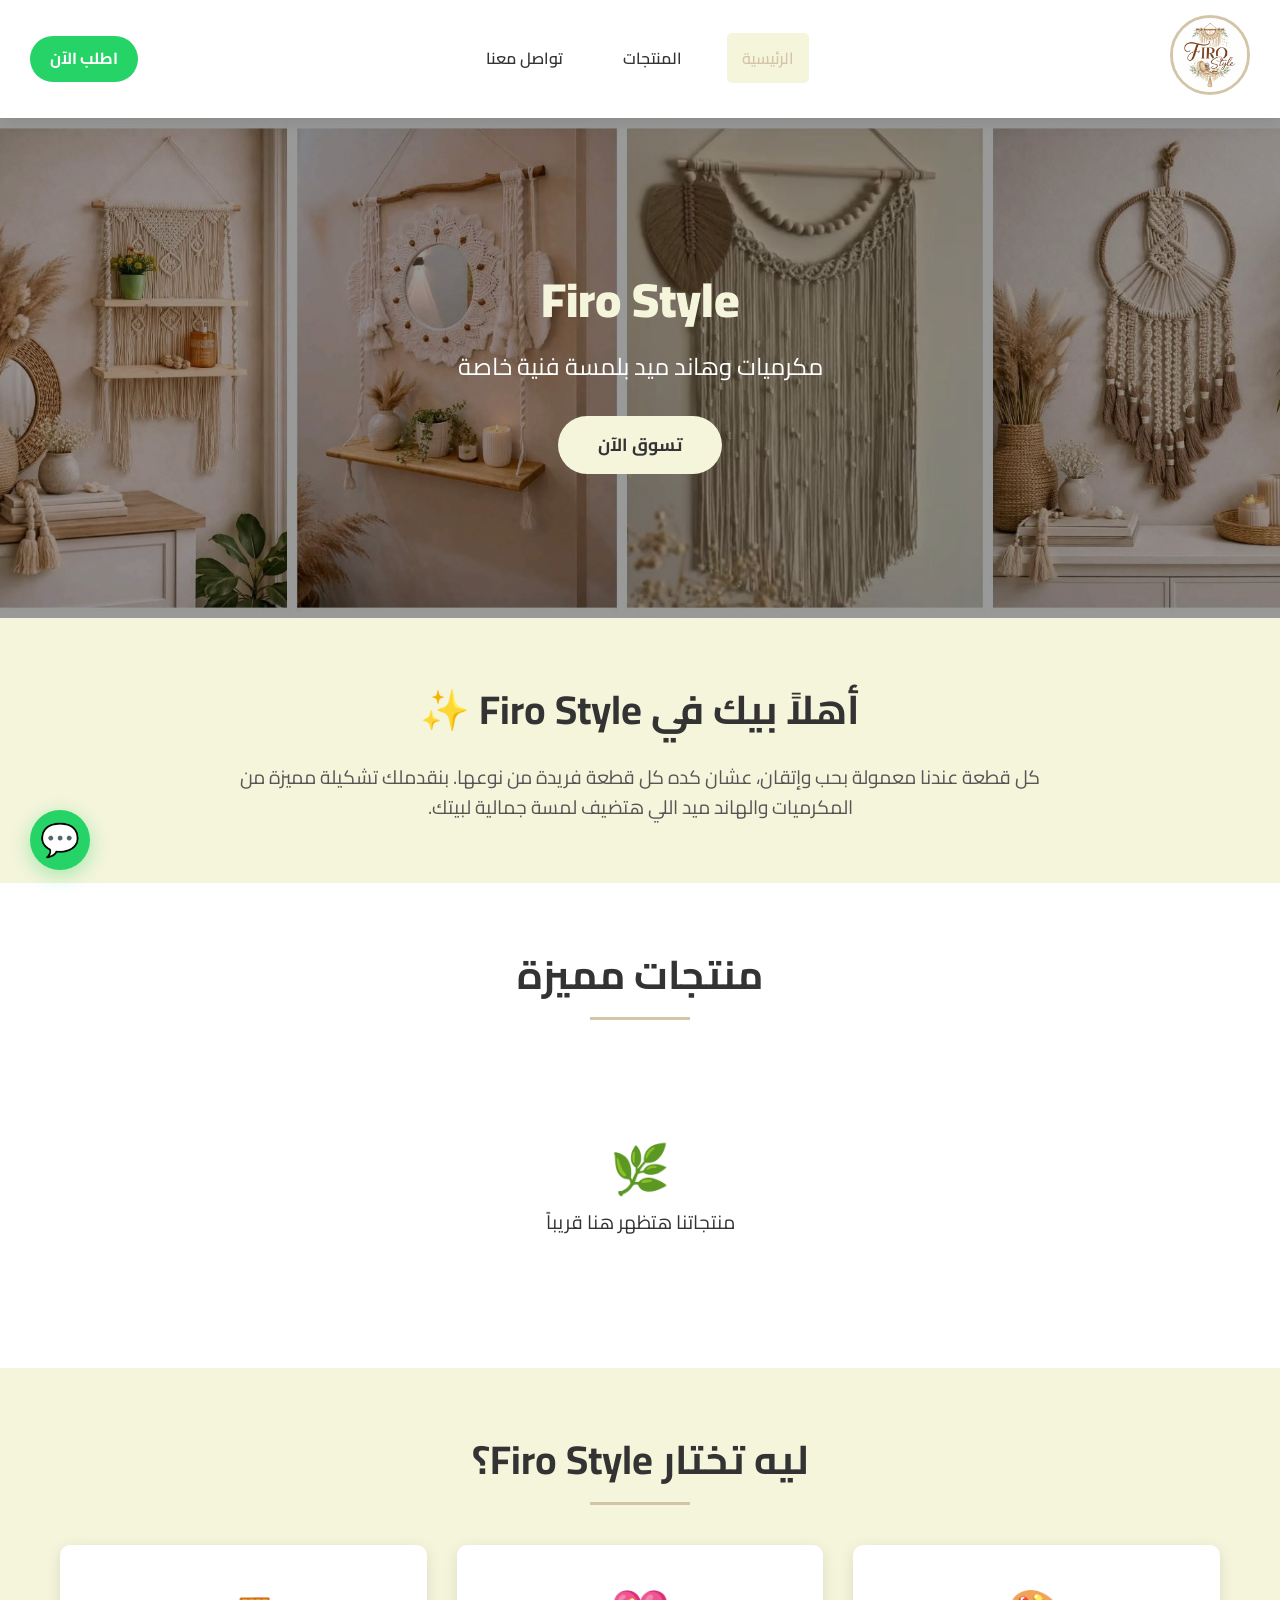
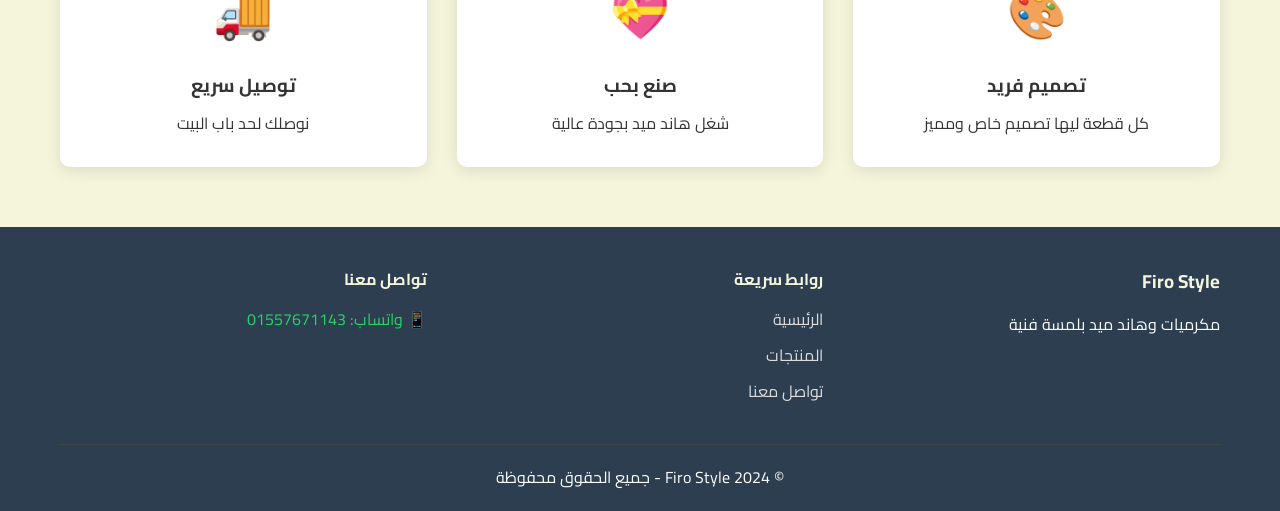
<file: index.html>
<!DOCTYPE html>
<html lang="ar" dir="rtl">
<head>
    <meta charset="UTF-8">
    <meta name="viewport" content="width=device-width, initial-scale=1.0">
    <title>Firo Style | فيرو ستايل - مكرميات وهاند ميد</title>
    
    <!-- ربط ملفات CSS -->
    <link rel="stylesheet" href="css/style.css">
    <link rel="stylesheet" href="css/responsive.css">
    
    <!-- خط عربي جميل -->
    <link href="https://fonts.googleapis.com/css2?family=Cairo:wght@400;600;700;900&display=swap" rel="stylesheet">
</head>
<body>
    
    <!-- ========== الهيدر ========== -->
    <header class="header">
        <nav class="navbar">
            <!-- اللوجو شمال -->
            <div class="logo-container">
                <img src="images/logo/logo.jpg" alt="Firo Style Logo" class="logo">
            </div>
            
            <!-- روابط القائمة -->
            <ul class="nav-menu">
                <li><a href="index.html" class="active">الرئيسية</a></li>
                <li><a href="products.html">المنتجات</a></li>
                <li><a href="contact.html">تواصل معنا</a></li>
            </ul>
            
            <!-- زر الواتساب -->
            <a href="https://wa.me/201557671143" class="whatsapp-header" target="_blank">
                <span>اطلب الآن</span>
            </a>
        </nav>
    </header>
    
    <!-- ========== البانر الرئيسي ========== -->
    <section class="hero-section">
        <img src="images/banners/banner.jpg" alt="Firo Style Banner" class="hero-banner">
        <div class="hero-overlay">
            <h1>Firo Style</h1>
            <p>مكرميات وهاند ميد بلمسة فنية خاصة</p>
            <a href="products.html" class="btn-primary">تسوق الآن</a>
        </div>
    </section>
    
    <!-- ========== قسم الترحيب ========== -->
    <section class="welcome-section">
        <div class="container">
            <h2>أهلاً بيك في Firo Style ✨</h2>
            <p>
                كل قطعة عندنا معمولة بحب وإتقان، عشان كده كل قطعة فريدة من نوعها.
                بنقدملك تشكيلة مميزة من المكرميات والهاند ميد اللي هتضيف لمسة جمالية لبيتك.
            </p>
        </div>
    </section>
    
    <!-- ========== قسم المنتجات المميزة ========== -->
    <section class="featured-products">
        <div class="container">
            <h2 class="section-title">منتجات مميزة</h2>
            <div class="products-grid" id="featuredProducts">
                <!-- المنتجات هتظهر هنا تلقائياً -->
            </div>
        </div>
    </section>
    
    <!-- ========== قسم لماذا نحن ========== -->
    <section class="why-us">
        <div class="container">
            <h2 class="section-title">ليه تختار Firo Style؟</h2>
            <div class="features-grid">
                <div class="feature-card">
                    <span class="feature-icon">🎨</span>
                    <h3>تصميم فريد</h3>
                    <p>كل قطعة ليها تصميم خاص ومميز</p>
                </div>
                <div class="feature-card">
                    <span class="feature-icon">💝</span>
                    <h3>صنع بحب</h3>
                    <p>شغل هاند ميد بجودة عالية</p>
                </div>
                <div class="feature-card">
                    <span class="feature-icon">🚚</span>
                    <h3>توصيل سريع</h3>
                    <p>نوصلك لحد باب البيت</p>
                </div>
            </div>
        </div>
    </section>
    
    <!-- ========== الفوتر ========== -->
    <footer class="footer">
        <div class="container">
            <div class="footer-content">
                <div class="footer-info">
                    <h3>Firo Style</h3>
                    <p>مكرميات وهاند ميد بلمسة فنية</p>
                </div>
                <div class="footer-links">
                    <h4>روابط سريعة</h4>
                    <ul>
                        <li><a href="index.html">الرئيسية</a></li>
                        <li><a href="products.html">المنتجات</a></li>
                        <li><a href="contact.html">تواصل معنا</a></li>
                    </ul>
                </div>
                <div class="footer-contact">
                    <h4>تواصل معنا</h4>
                    <a href="https://wa.me/201557671143" class="whatsapp-link" target="_blank">
                        <span>📱 واتساب: 01557671143</span>
                    </a>
                </div>
            </div>
            <div class="footer-bottom">
                <p>© 2024 Firo Style - جميع الحقوق محفوظة</p>
            </div>
        </div>
    </footer>
    
    <!-- زر واتساب عائم -->
    <a href="https://wa.me/201557671143" class="floating-whatsapp" target="_blank">
        <span>💬</span>
    </a>
    
    <!-- ربط ملفات JavaScript -->
    <script src="js/config.js"></script>
    <script src="js/storage.js"></script>
    <script src="js/main.js"></script>
</body>
</html>
</file>
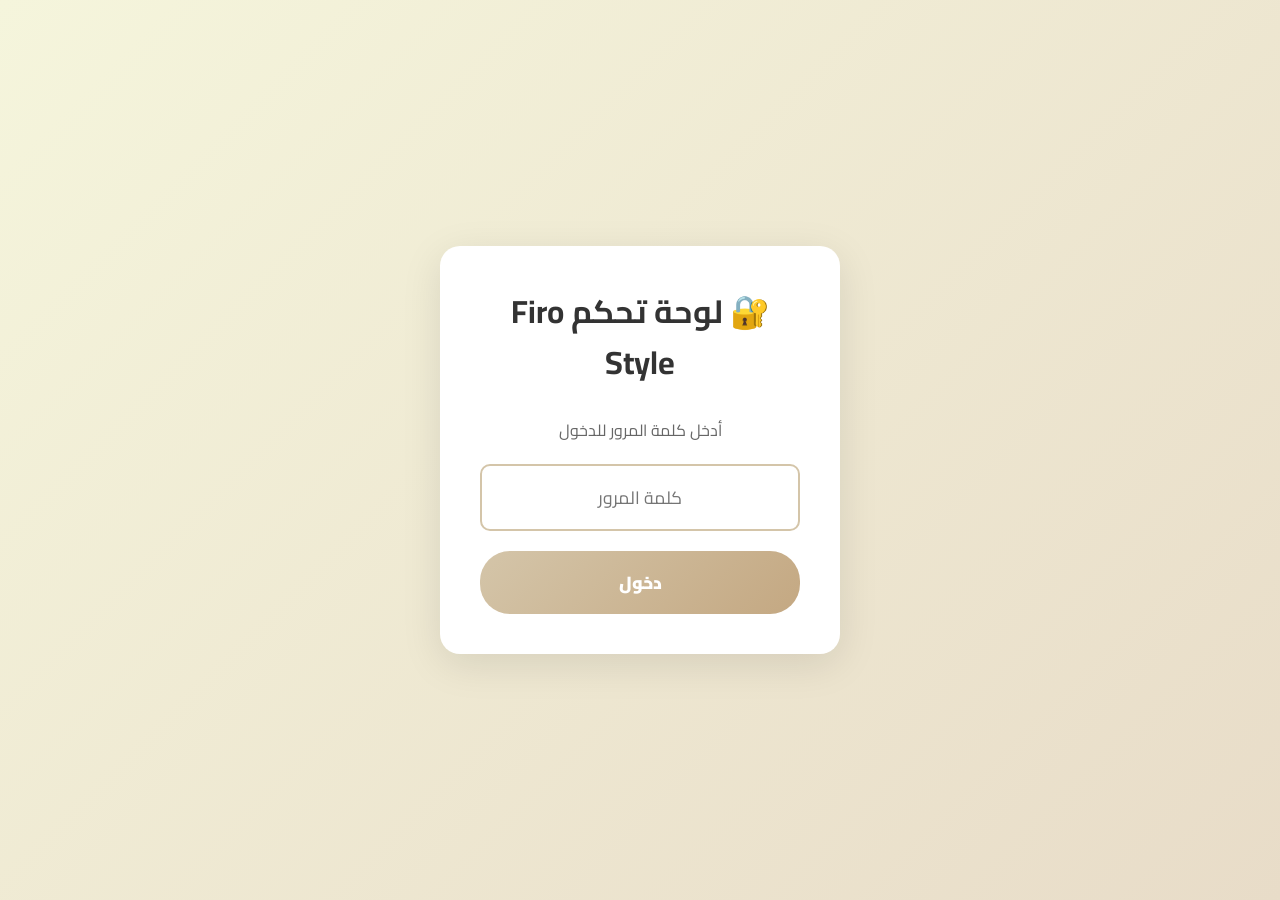
<file: admin.html>
<!DOCTYPE html>
<html lang="ar" dir="rtl">
<head>
    <meta charset="UTF-8">
    <meta name="viewport" content="width=device-width, initial-scale=1.0">
    <title>لوحة التحكم | Firo Style Admin</title>
    
    <link rel="stylesheet" href="css/style.css">
    <link href="https://fonts.googleapis.com/css2?family=Cairo:wght@400;600;700;900&display=swap" rel="stylesheet">
    
    <style>
        /* ========== تنسيقات صفحة الأدمن ========== */
        * {
            margin: 0;
            padding: 0;
            box-sizing: border-box;
        }
        
        body {
            font-family: 'Cairo', sans-serif;
            background: linear-gradient(135deg, #F5F5DC 0%, #E8DCC8 100%);
            min-height: 100vh;
            display: flex;
            justify-content: center;
            align-items: center;
            padding: 20px;
        }
        
        /* شاشة تسجيل الدخول */
        .login-screen {
            background: white;
            padding: 40px;
            border-radius: 20px;
            box-shadow: 0 10px 40px rgba(0,0,0,0.1);
            text-align: center;
            max-width: 400px;
            width: 100%;
        }
        
        .login-screen h1 {
            margin-bottom: 30px;
            color: #333;
        }
        
        .login-screen input {
            width: 100%;
            padding: 15px;
            margin-bottom: 20px;
            border: 2px solid #D4C5A9;
            border-radius: 10px;
            font-family: 'Cairo', sans-serif;
            font-size: 1.1em;
            text-align: center;
            outline: none;
        }
        
        .login-screen input:focus {
            border-color: #c4a882;
            box-shadow: 0 0 15px rgba(212, 197, 169, 0.3);
        }
        
        /* لوحة التحكم */
        .admin-panel {
            display: none;
            background: white;
            border-radius: 20px;
            box-shadow: 0 10px 40px rgba(0,0,0,0.1);
            max-width: 1200px;
            width: 100%;
            padding: 30px;
        }
        
        .admin-header {
            display: flex;
            justify-content: space-between;
            align-items: center;
            margin-bottom: 30px;
            padding-bottom: 20px;
            border-bottom: 2px solid #F5F5DC;
        }
        
        .admin-header h1 {
            color: #333;
        }
        
        .logout-btn {
            background: #ff6b6b;
            color: white;
            border: none;
            padding: 10px 20px;
            border-radius: 10px;
            cursor: pointer;
            font-family: 'Cairo', sans-serif;
            font-weight: 700;
            transition: all 0.3s;
        }
        
        .logout-btn:hover {
            background: #ff5252;
            transform: translateY(-2px);
        }
        
        /* نموذج النشر */
        .publish-form {
            background: #F9F9F9;
            padding: 25px;
            border-radius: 15px;
            margin-bottom: 30px;
            border: 2px solid #F5F5DC;
        }
        
        .publish-form h2 {
            margin-bottom: 20px;
            color: #333;
        }
        
        .form-group {
            margin-bottom: 20px;
        }
        
        .form-group label {
            display: block;
            margin-bottom: 10px;
            font-weight: 700;
            color: #555;
        }
        
        .form-group input,
        .form-group textarea,
        .form-group select {
            width: 100%;
            padding: 12px 15px;
            border: 2px solid #D4C5A9;
            border-radius: 10px;
            font-family: 'Cairo', sans-serif;
            font-size: 1em;
            outline: none;
            transition: all 0.3s;
        }
        
        .form-group input:focus,
        .form-group textarea:focus,
        .form-group select:focus {
            border-color: #c4a882;
            box-shadow: 0 0 15px rgba(212, 197, 169, 0.3);
        }
        
        .form-group textarea {
            min-height: 100px;
            resize: vertical;
        }
        
        /* رفع الصور */
        .image-upload {
            border: 3px dashed #D4C5A9;
            padding: 30px;
            text-align: center;
            border-radius: 10px;
            cursor: pointer;
            transition: all 0.3s;
            position: relative;
        }
        
        .image-upload:hover {
            border-color: #c4a882;
            background: #FDFDFD;
        }
        
        .image-upload input[type="file"] {
            position: absolute;
            top: 0;
            left: 0;
            width: 100%;
            height: 100%;
            opacity: 0;
            cursor: pointer;
        }
        
        .image-preview {
            max-width: 100%;
            max-height: 300px;
            margin-top: 20px;
            border-radius: 10px;
            display: none;
        }
        
        /* زر النشر */
        .publish-btn {
            background: linear-gradient(135deg, #D4C5A9 0%, #c4a882 100%);
            color: white;
            border: none;
            padding: 15px 40px;
            border-radius: 30px;
            cursor: pointer;
            font-family: 'Cairo', sans-serif;
            font-weight: 900;
            font-size: 1.1em;
            transition: all 0.3s;
            width: 100%;
        }
        
        .publish-btn:hover {
            transform: translateY(-3px);
            box-shadow: 0 10px 25px rgba(212, 197, 169, 0.4);
        }
        
        /* قائمة المنتجات المنشورة */
        .published-products {
            margin-top: 30px;
        }
        
        .published-products h2 {
            margin-bottom: 20px;
            color: #333;
        }
        
        .admin-product-list {
            display: grid;
            grid-template-columns: repeat(auto-fill, minmax(300px, 1fr));
            gap: 20px;
        }
        
        .admin-product-card {
            background: white;
            border: 1px solid #E0E0E0;
            border-radius: 10px;
            overflow: hidden;
            transition: all 0.3s;
            position: relative;
        }
        
        .admin-product-card:hover {
            box-shadow: 0 5px 20px rgba(0,0,0,0.1);
            transform: translateY(-5px);
        }
        
        .admin-product-card img {
            width: 100%;
            height: 200px;
            object-fit: cover;
        }
        
        .admin-product-info {
            padding: 15px;
        }
        
        .admin-product-info h3 {
            margin-bottom: 5px;
            font-size: 1em;
        }
        
        .admin-product-info .price {
            color: #e67e22;
            font-weight: 900;
            margin-bottom: 10px;
        }
        
        .delete-btn {
            background: #ff6b6b;
            color: white;
            border: none;
            padding: 8px 15px;
            border-radius: 5px;
            cursor: pointer;
            font-family: 'Cairo', sans-serif;
            transition: all 0.3s;
            width: 100%;
        }
        
        .delete-btn:hover {
            background: #ff5252;
        }
        
        .empty-message {
            text-align: center;
            padding: 50px;
            color: #999;
        }
    </style>
</head>
<body>
    
    <!-- ========== شاشة تسجيل الدخول ========== -->
    <div class="login-screen" id="loginScreen">
        <h1>🔐 لوحة تحكم Firo Style</h1>
        <p style="margin-bottom: 20px; color: #666;">أدخل كلمة المرور للدخول</p>
        <input type="password" id="passwordInput" placeholder="كلمة المرور" onkeypress="if(event.key === 'Enter') checkPassword()">
        <button class="publish-btn" onclick="checkPassword()">دخول</button>
    </div>
    
    <!-- ========== لوحة التحكم ========== -->
    <div class="admin-panel" id="adminPanel">
        <div class="admin-header">
            <h1>✨ لوحة تحكم Firo Style</h1>
            <button class="logout-btn" onclick="logout()">تسجيل خروج</button>
        </div>
        
        <!-- نموذج النشر -->
        <div class="publish-form">
            <h2>📝 نشر منتج جديد</h2>
            
            <div class="form-group">
                <label>اسم المنتج *</label>
                <input type="text" id="productName" placeholder="مثال: مكرمية حائط كبيرة">
            </div>
            
            <div class="form-group">
                <label>الوصف *</label>
                <textarea id="productDescription" placeholder="اكتب وصف المنتج هنا..."></textarea>
            </div>
            
            <div class="form-group">
                <label>السعر (جنيه) *</label>
                <input type="number" id="productPrice" placeholder="مثال: 450" min="0">
            </div>
            
            <div class="form-group">
                <label>الفئة *</label>
                <select id="productCategory">
                    <option value="مكرميات حائط">مكرميات حائط</option>
                    <option value="إكسسوارات">إكسسوارات</option>
                    <option value="ديكور">ديكور</option>
                    <option value="حقائب">حقائب</option>
                    <option value="أخرى">أخرى</option>
                </select>
            </div>
            
            <div class="form-group">
                <label>صورة المنتج *</label>
                <div class="image-upload">
                    <p>📸 اضغط هنا لاختيار صورة</p>
                    <input type="file" id="productImage" accept="image/*">
                </div>
                <img id="imagePreview" class="image-preview">
            </div>
            
            <div class="form-group">
                <label>
                    <input type="checkbox" id="productFeatured" style="width: auto; margin-left: 10px;">
                    منتج مميز (يظهر في الصفحة الرئيسية)
                </label>
            </div>
            
            <button class="publish-btn" onclick="publishProduct()">🚀 نشر المنتج</button>
        </div>
        
        <!-- المنتجات المنشورة -->
        <div class="published-products">
            <h2>📦 المنتجات المنشورة</h2>
            <div class="admin-product-list" id="adminProductList">
                <!-- المنتجات هتظهر هنا -->
            </div>
        </div>
    </div>
    
    <!-- ربط ملفات JavaScript -->
    <script src="js/config.js"></script>
    <script src="js/storage.js"></script>
    <script src="js/admin.js"></script>
</body>
</html>
</file>
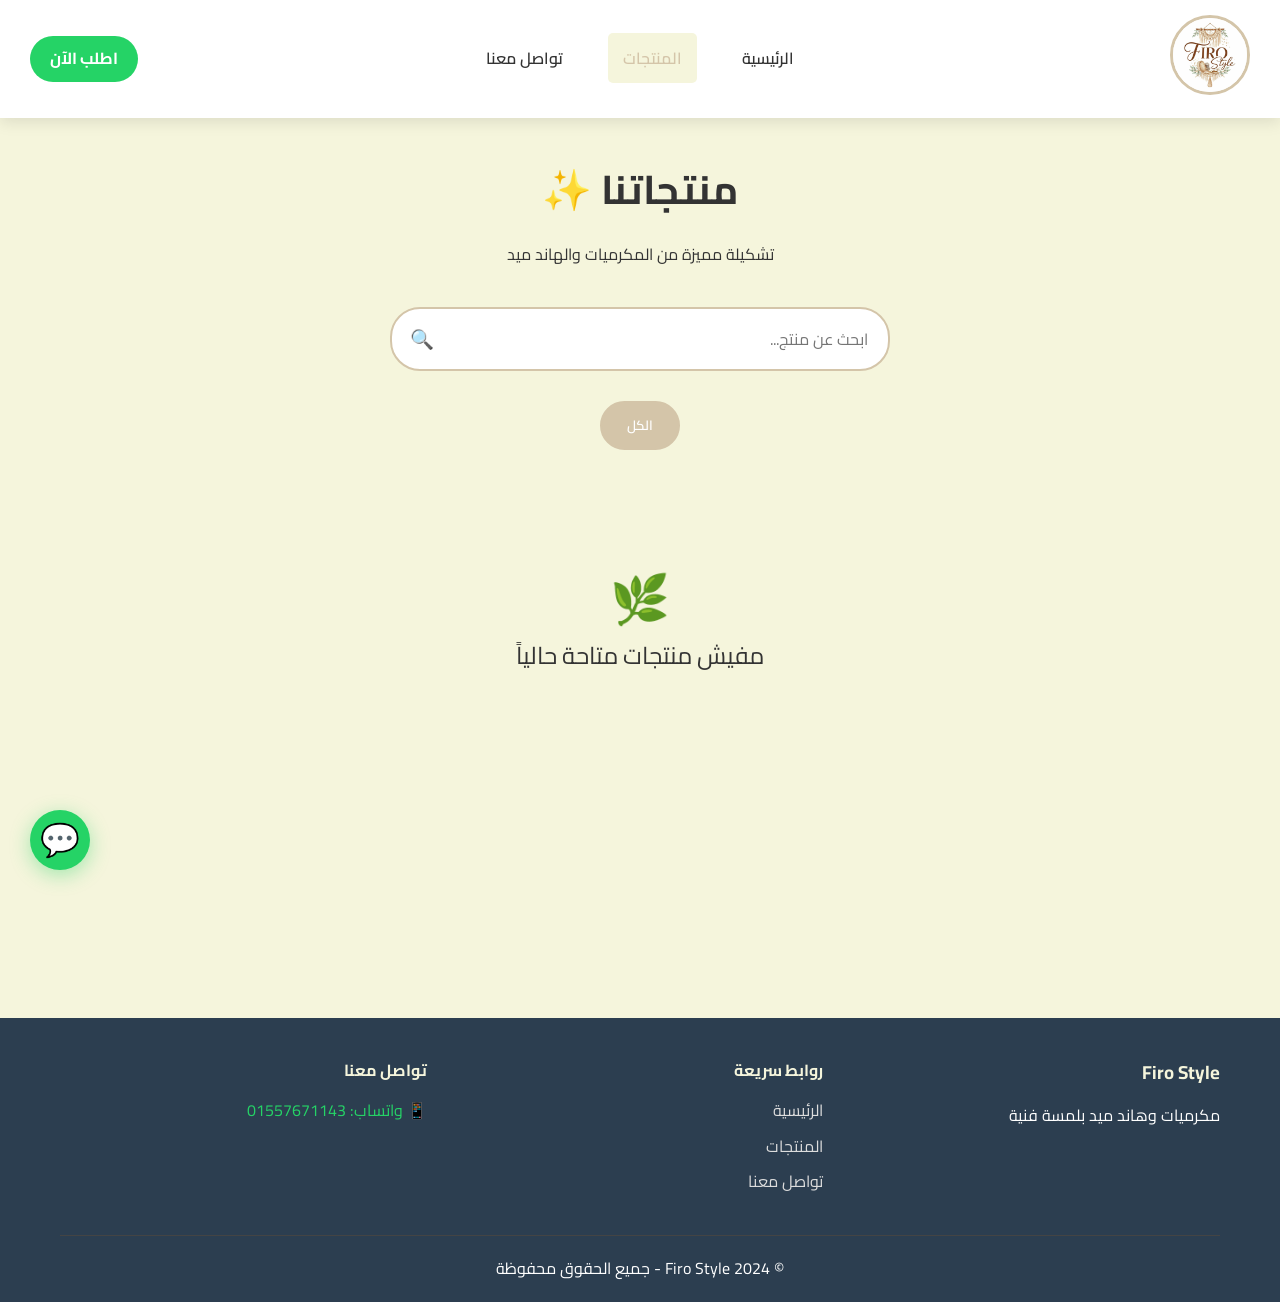
<file: products.html>
<!DOCTYPE html>
<html lang="ar" dir="rtl">
<head>
    <meta charset="UTF-8">
    <meta name="viewport" content="width=device-width, initial-scale=1.0">
    <title>المنتجات | Firo Style</title>
    
    <link rel="stylesheet" href="css/style.css">
    <link rel="stylesheet" href="css/responsive.css">
    <link href="https://fonts.googleapis.com/css2?family=Cairo:wght@400;600;700;900&display=swap" rel="stylesheet">
    
    <style>
        /* تنسيقات خاصة بصفحة المنتجات */
        .products-page {
            padding: 40px 0;
            background-color: var(--primary-color);
            min-height: 100vh;
        }
        
        .products-header {
            text-align: center;
            margin-bottom: 40px;
        }
        
        .products-header h1 {
            font-size: 2.5em;
            margin-bottom: 20px;
        }
        
        /* شريط البحث */
        .search-bar {
            max-width: 500px;
            margin: 0 auto 30px;
            position: relative;
        }
        
        .search-bar input {
            width: 100%;
            padding: 15px 20px 15px 50px;
            border: 2px solid var(--accent-color);
            border-radius: 30px;
            font-family: 'Cairo', sans-serif;
            font-size: 1em;
            outline: none;
            transition: var(--transition);
        }
        
        .search-bar input:focus {
            border-color: #c4a882;
            box-shadow: 0 0 15px rgba(212, 197, 169, 0.3);
        }
        
        .search-icon {
            position: absolute;
            left: 20px;
            top: 50%;
            transform: translateY(-50%);
            font-size: 1.2em;
        }
        
        /* فلاتر الفئات */
        .category-filters {
            display: flex;
            justify-content: center;
            flex-wrap: wrap;
            gap: 15px;
            margin-bottom: 40px;
        }
        
        .filter-btn {
            padding: 10px 25px;
            background-color: white;
            border: 2px solid var(--accent-color);
            border-radius: 25px;
            cursor: pointer;
            font-family: 'Cairo', sans-serif;
            font-weight: 600;
            transition: var(--transition);
            color: var(--text-color);
        }
        
        .filter-btn:hover,
        .filter-btn.active {
            background-color: var(--accent-color);
            color: white;
        }
        
        /* شبكة المنتجات */
        .all-products-grid {
            display: grid;
            grid-template-columns: repeat(auto-fill, minmax(280px, 1fr));
            gap: 30px;
            padding: 20px;
        }
        
        /* وصف المنتج */
        .product-description {
            color: #666;
            font-size: 0.9em;
            margin-bottom: 15px;
            line-height: 1.6;
        }
        
        .product-category {
            display: inline-block;
            background-color: var(--primary-color);
            color: var(--text-color);
            padding: 5px 15px;
            border-radius: 15px;
            font-size: 0.85em;
            margin-bottom: 10px;
        }
    </style>
</head>
<body>
    
    <!-- ========== الهيدر ========== -->
    <header class="header">
        <nav class="navbar">
            <div class="logo-container">
                <img src="images/logo/logo.jpg" alt="Firo Style Logo" class="logo">
            </div>
            
            <ul class="nav-menu">
                <li><a href="index.html">الرئيسية</a></li>
                <li><a href="products.html" class="active">المنتجات</a></li>
                <li><a href="contact.html">تواصل معنا</a></li>
            </ul>
            
            <a href="https://wa.me/201557671143" class="whatsapp-header" target="_blank">
                <span>اطلب الآن</span>
            </a>
        </nav>
    </header>
    
    <!-- ========== صفحة المنتجات ========== -->
    <main class="products-page">
        <div class="container">
            <div class="products-header">
                <h1>منتجاتنا ✨</h1>
                <p>تشكيلة مميزة من المكرميات والهاند ميد</p>
            </div>
            
            <!-- شريط البحث -->
            <div class="search-bar">
                <input type="text" id="searchInput" placeholder="ابحث عن منتج...">
                <span class="search-icon">🔍</span>
            </div>
            
            <!-- فلاتر الفئات -->
            <div class="category-filters" id="categoryFilters">
                <button class="filter-btn active" data-category="all">الكل</button>
                <!-- الفئات هتضاف تلقائياً -->
            </div>
            
            <!-- شبكة المنتجات -->
            <div class="all-products-grid" id="allProducts">
                <!-- المنتجات هتظهر هنا -->
            </div>
        </div>
    </main>
    
    <!-- ========== الفوتر ========== -->
    <footer class="footer">
        <div class="container">
            <div class="footer-content">
                <div class="footer-info">
                    <h3>Firo Style</h3>
                    <p>مكرميات وهاند ميد بلمسة فنية</p>
                </div>
                <div class="footer-links">
                    <h4>روابط سريعة</h4>
                    <ul>
                        <li><a href="index.html">الرئيسية</a></li>
                        <li><a href="products.html">المنتجات</a></li>
                        <li><a href="contact.html">تواصل معنا</a></li>
                    </ul>
                </div>
                <div class="footer-contact">
                    <h4>تواصل معنا</h4>
                    <a href="https://wa.me/201557671143" class="whatsapp-link" target="_blank">
                        <span>📱 واتساب: 01557671143</span>
                    </a>
                </div>
            </div>
            <div class="footer-bottom">
                <p>© 2024 Firo Style - جميع الحقوق محفوظة</p>
            </div>
        </div>
    </footer>
    
    <!-- زر واتساب عائم -->
    <a href="https://wa.me/201557671143" class="floating-whatsapp" target="_blank">
        <span>💬</span>
    </a>
    
    <!-- ربط ملفات JavaScript -->
    <script src="js/config.js"></script>
    <script src="js/storage.js"></script>
    <script src="js/products.js"></script>
</body>
</html>
</file>
<file: css/style.css>
/* ========== المتغيرات العامة ========== */
:root {
    --primary-color: #F5F5DC;      /* بيج */
    --secondary-color: #FFFFFF;     /* أبيض */
    --accent-color: #D4C5A9;       /* بيج غامق */
    --text-color: #333333;         /* رمادي غامق */
    --hover-color: #E8DCC8;        /* بيج فاتح */
    --shadow: 0 4px 15px rgba(0,0,0,0.1);
    --border-radius: 10px;
    --transition: all 0.3s ease;
}

/* ========== إعادة ضبط عامة ========== */
* {
    margin: 0;
    padding: 0;
    box-sizing: border-box;
}

body {
    font-family: 'Cairo', sans-serif;
    background-color: var(--secondary-color);
    color: var(--text-color);
    line-height: 1.6;
}

.container {
    max-width: 1200px;
    margin: 0 auto;
    padding: 0 20px;
}

/* ========== الهيدر ========== */
.header {
    background-color: var(--secondary-color);
    box-shadow: var(--shadow);
    position: sticky;
    top: 0;
    z-index: 1000;
}

.navbar {
    display: flex;
    justify-content: space-between;
    align-items: center;
    padding: 15px 30px;
    max-width: 1400px;
    margin: 0 auto;
}

.logo-container {
    flex: 1;
}

.logo {
    width: 80px;
    height: 80px;
    border-radius: 50%;
    object-fit: cover;
    border: 3px solid var(--accent-color);
    transition: var(--transition);
}

.logo:hover {
    transform: scale(1.05);
    box-shadow: 0 0 20px rgba(212, 197, 169, 0.5);
}

/* ========== القائمة ========== */
.nav-menu {
    display: flex;
    list-style: none;
    gap: 30px;
    flex: 2;
    justify-content: center;
}

.nav-menu a {
    text-decoration: none;
    color: var(--text-color);
    font-weight: 600;
    font-size: 16px;
    padding: 10px 15px;
    border-radius: 5px;
    transition: var(--transition);
}

.nav-menu a:hover,
.nav-menu a.active {
    background-color: var(--primary-color);
    color: var(--accent-color);
}

/* ========== زر الواتساب في الهيدر ========== */
.whatsapp-header {
    flex: 1;
    text-align: left;
}

.whatsapp-header span {
    background-color: #25D366;
    color: white;
    padding: 10px 20px;
    border-radius: 25px;
    font-weight: 700;
    transition: var(--transition);
    display: inline-block;
}

.whatsapp-header span:hover {
    background-color: #1ea852;
    transform: translateY(-2px);
    box-shadow: 0 5px 15px rgba(37, 211, 102, 0.3);
}

/* ========== الهيرو سيكشن ========== */
.hero-section {
    position: relative;
    height: 500px;
    overflow: hidden;
}

.hero-banner {
    width: 100%;
    height: 100%;
    object-fit: cover;
}

.hero-overlay {
    position: absolute;
    top: 0;
    left: 0;
    width: 100%;
    height: 100%;
    background: rgba(0, 0, 0, 0.4);
    display: flex;
    flex-direction: column;
    justify-content: center;
    align-items: center;
    color: white;
    text-align: center;
}

.hero-overlay h1 {
    font-size: 3em;
    font-weight: 900;
    margin-bottom: 10px;
    color: var(--primary-color);
}

.hero-overlay p {
    font-size: 1.5em;
    margin-bottom: 30px;
}

.btn-primary {
    background-color: var(--primary-color);
    color: var(--text-color);
    padding: 15px 40px;
    border-radius: 30px;
    text-decoration: none;
    font-weight: 700;
    font-size: 1.1em;
    transition: var(--transition);
}

.btn-primary:hover {
    background-color: var(--accent-color);
    color: white;
    transform: translateY(-3px);
    box-shadow: 0 10px 25px rgba(0,0,0,0.2);
}

/* ========== قسم الترحيب ========== */
.welcome-section {
    padding: 60px 0;
    background-color: var(--primary-color);
    text-align: center;
}

.welcome-section h2 {
    font-size: 2.5em;
    margin-bottom: 20px;
    color: var(--text-color);
}

.welcome-section p {
    font-size: 1.2em;
    max-width: 800px;
    margin: 0 auto;
    color: #555;
}

/* ========== قسم المنتجات المميزة ========== */
.featured-products {
    padding: 60px 0;
    background-color: var(--secondary-color);
}

.section-title {
    text-align: center;
    font-size: 2.5em;
    margin-bottom: 40px;
    position: relative;
}

.section-title::after {
    content: '';
    display: block;
    width: 100px;
    height: 3px;
    background-color: var(--accent-color);
    margin: 10px auto;
}

.products-grid {
    display: grid;
    grid-template-columns: repeat(auto-fill, minmax(280px, 1fr));
    gap: 30px;
    padding: 20px 0;
}

/* ========== كروت المنتجات ========== */
.product-card {
    background-color: white;
    border-radius: var(--border-radius);
    box-shadow: var(--shadow);
    overflow: hidden;
    transition: var(--transition);
    border: 1px solid #f0f0f0;
}

.product-card:hover {
    transform: translateY(-10px);
    box-shadow: 0 15px 30px rgba(0,0,0,0.15);
}

.product-image {
    width: 100%;
    height: 250px;
    object-fit: cover;
}

.product-info {
    padding: 20px;
}

.product-title {
    font-size: 1.2em;
    font-weight: 700;
    margin-bottom: 10px;
}

.product-price {
    color: #e67e22;
    font-size: 1.3em;
    font-weight: 900;
    margin-bottom: 15px;
}

.product-btn {
    background-color: var(--primary-color);
    color: var(--text-color);
    padding: 10px 20px;
    border: none;
    border-radius: 5px;
    cursor: pointer;
    font-weight: 600;
    transition: var(--transition);
    width: 100%;
    font-family: 'Cairo', sans-serif;
}

.product-btn:hover {
    background-color: var(--accent-color);
    color: white;
}

/* ========== قسم لماذا نحن ========== */
.why-us {
    padding: 60px 0;
    background-color: var(--primary-color);
}

.features-grid {
    display: grid;
    grid-template-columns: repeat(auto-fit, minmax(250px, 1fr));
    gap: 30px;
}

.feature-card {
    background-color: white;
    padding: 30px;
    border-radius: var(--border-radius);
    text-align: center;
    box-shadow: var(--shadow);
    transition: var(--transition);
}

.feature-card:hover {
    transform: translateY(-5px);
    box-shadow: 0 10px 25px rgba(0,0,0,0.1);
}

.feature-icon {
    font-size: 3em;
    margin-bottom: 20px;
    display: block;
}

.feature-card h3 {
    margin-bottom: 10px;
    color: var(--text-color);
}

/* ========== الفوتر ========== */
.footer {
    background-color: #2c3e50;
    color: white;
    padding: 40px 0 20px;
}

.footer-content {
    display: grid;
    grid-template-columns: repeat(auto-fit, minmax(250px, 1fr));
    gap: 30px;
    margin-bottom: 30px;
}

.footer h3 {
    color: var(--primary-color);
    margin-bottom: 15px;
}

.footer h4 {
    color: var(--primary-color);
    margin-bottom: 15px;
}

.footer ul {
    list-style: none;
}

.footer ul li {
    margin-bottom: 10px;
}

.footer a {
    color: #ddd;
    text-decoration: none;
    transition: var(--transition);
}

.footer a:hover {
    color: var(--primary-color);
}

.whatsapp-link {
    color: #25D366 !important;
}

.footer-bottom {
    text-align: center;
    padding-top: 20px;
    border-top: 1px solid #444;
}

/* ========== زر الواتساب العائم ========== */
.floating-whatsapp {
    position: fixed;
    bottom: 30px;
    left: 30px;
    width: 60px;
    height: 60px;
    background-color: #25D366;
    border-radius: 50%;
    display: flex;
    align-items: center;
    justify-content: center;
    font-size: 2em;
    text-decoration: none;
    box-shadow: 0 5px 20px rgba(37, 211, 102, 0.4);
    transition: var(--transition);
    z-index: 999;
    animation: pulse 2s infinite;
}

.floating-whatsapp:hover {
    transform: scale(1.1);
    box-shadow: 0 8px 25px rgba(37, 211, 102, 0.6);
}

@keyframes pulse {
    0% {
        box-shadow: 0 0 0 0 rgba(37, 211, 102, 0.7);
    }
    70% {
        box-shadow: 0 0 0 15px rgba(37, 211, 102, 0);
    }
    100% {
        box-shadow: 0 0 0 0 rgba(37, 211, 102, 0);
    }
}
</file>
<file: css/responsive.css>
/* ========== تنسيقات الموبايل ========== */
@media (max-width: 768px) {
    .navbar {
        flex-direction: column;
        padding: 10px;
        gap: 15px;
    }
    
    .logo-container,
    .whatsapp-header {
        text-align: center;
    }
    
    .nav-menu {
        gap: 15px;
        flex-wrap: wrap;
        justify-content: center;
    }
    
    .nav-menu a {
        font-size: 14px;
        padding: 8px 10px;
    }
    
    .hero-section {
        height: 300px;
    }
    
    .hero-overlay h1 {
        font-size: 2em;
    }
    
    .hero-overlay p {
        font-size: 1em;
    }
    
    .products-grid {
        grid-template-columns: repeat(auto-fill, minmax(200px, 1fr));
        gap: 20px;
    }
    
    .footer-content {
        grid-template-columns: 1fr;
        text-align: center;
    }
    
    .floating-whatsapp {
        bottom: 20px;
        left: 20px;
        width: 50px;
        height: 50px;
        font-size: 1.5em;
    }
}

@media (max-width: 480px) {
    .nav-menu {
        flex-direction: column;
        align-items: center;
        gap: 10px;
    }
    
    .products-grid {
        grid-template-columns: 1fr;
    }
    
    .hero-overlay h1 {
        font-size: 1.5em;
    }
    
    .btn-primary {
        padding: 10px 30px;
        font-size: 1em;
    }
}
</file>
